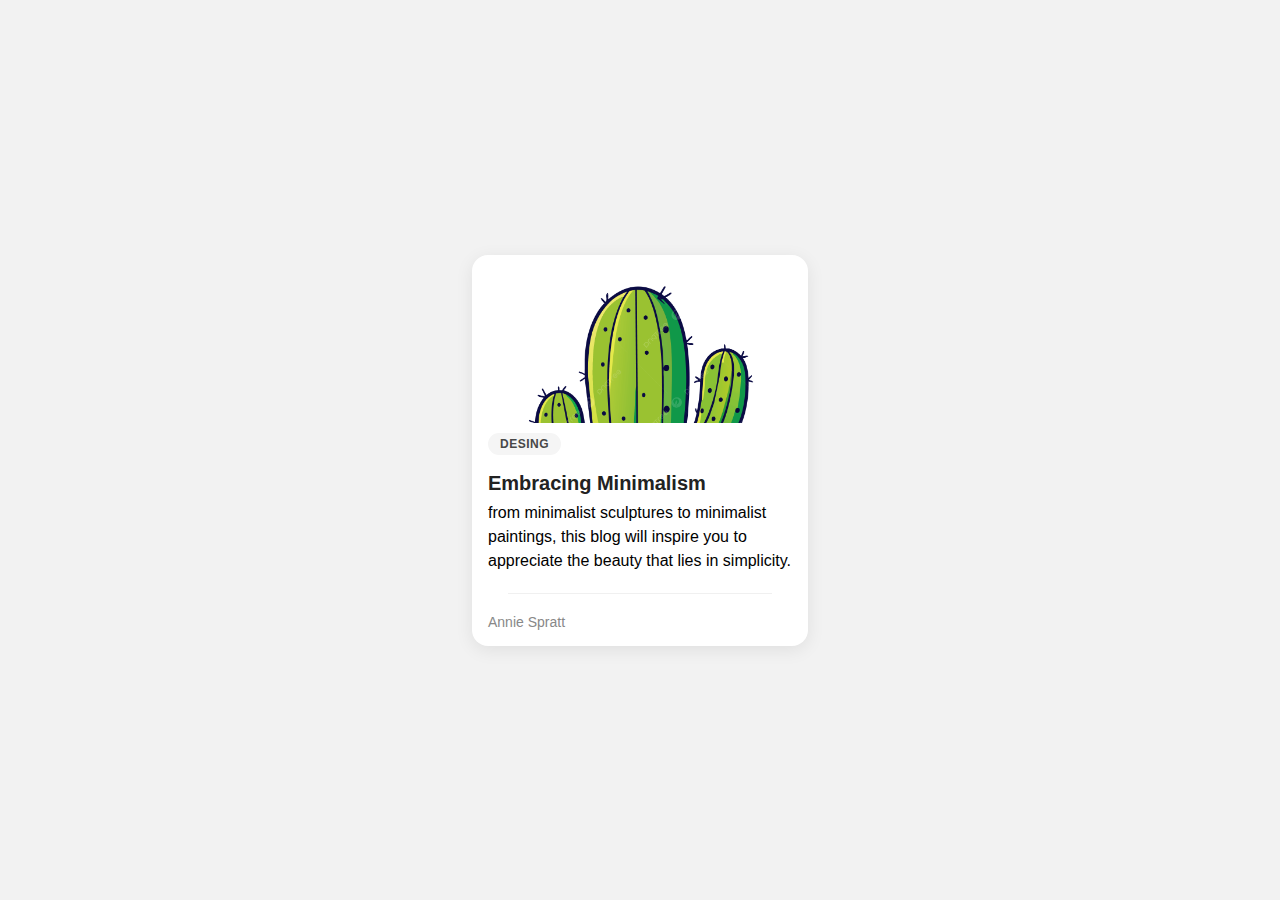
<file: index.html>
<!DOCTYPE html>
<html lang="es">
<head>
    <meta charset="UTF-8">
    <meta name="viewport" content="width=device-width, initial-scale=1.0">
    <title>Tarjeta Minimalista</title>
    <link rel="stylesheet" href="style.css">
</head>
<body>
    <main>
        <div class="card">
            <img src="img/pngtree-vector-cactus-cartoon-design-png-image_15460011.png"
                 alt="Cactus cartoon" class="card-img">

             <span class="tag">Desing</span>
            <h2 class="title">Embracing Minimalism</h2>

             <p class="descripcion">from minimalist sculptures to minimalist paintings, this blog will inspire you 
            to appreciate the beauty that lies in simplicity.
            <hr class="separator">
            <p class="author">Annie Spratt</p>
        </div> 
    </main>
</body>
</html>
</file>
<file: style.css>
*{
    margin: 0;
    padding: 0;
    box-sizing: border-box;
    font-family: "inter", sans-serif;
}

body {
    background: #f2f2f2;
    display: flex;
    justify-content: center;
    align-items: center;
    min-height: 100vh;
    padding: 40px;
}

.card {
    width: 336px;
    background: #ffffff;
    border-radius: 16px;
    padding: 16px;
    box-shadow: 0 4px 18px rgba(0,0,0,0.08);
}

.card-img {
    width: 100%;
    height: 152px;
    object-fit: cover;
    border-radius: 12px;
}

/* Espacios segun la guia */

.tag {
    display: inline-block;
    margin-top: 6px;
    background: #f5f5f5;
    color: #484848;
    padding: 4px 12px;
    font-size: 12px;
    font-weight: 700;
    border-radius: 20px;
    text-transform: uppercase;
    letter-spacing: 0.5px;
}
/* TITLE - 16px de margen superior */

.title {
    margin-top: 16px;
    font-size: 20px;
    font-weight: 700;
    color: #222222;
    line-height: 1.2;
}

/* DESCRIPTION - 16px de margen superior */

.descripcion {
    margin-top: 6px;
    font-size: 16px;
    line-height: 1.5;
    color: 666666;
    font-weight: 400;
}

/* SEPARATOR - 20px de margen arriba y abajo */
.separator {
    margin: 20px;
    border: none;
    border-top: 1px solid #F0F0F0;
}

/* AUTHOR */
.author {
    font-size: 14px;
    color: #888888;
    font-weight: 500;
    margin-bottom: 0;
}
/*Eliminar esyilos innecesarios si los hay */
</file>
